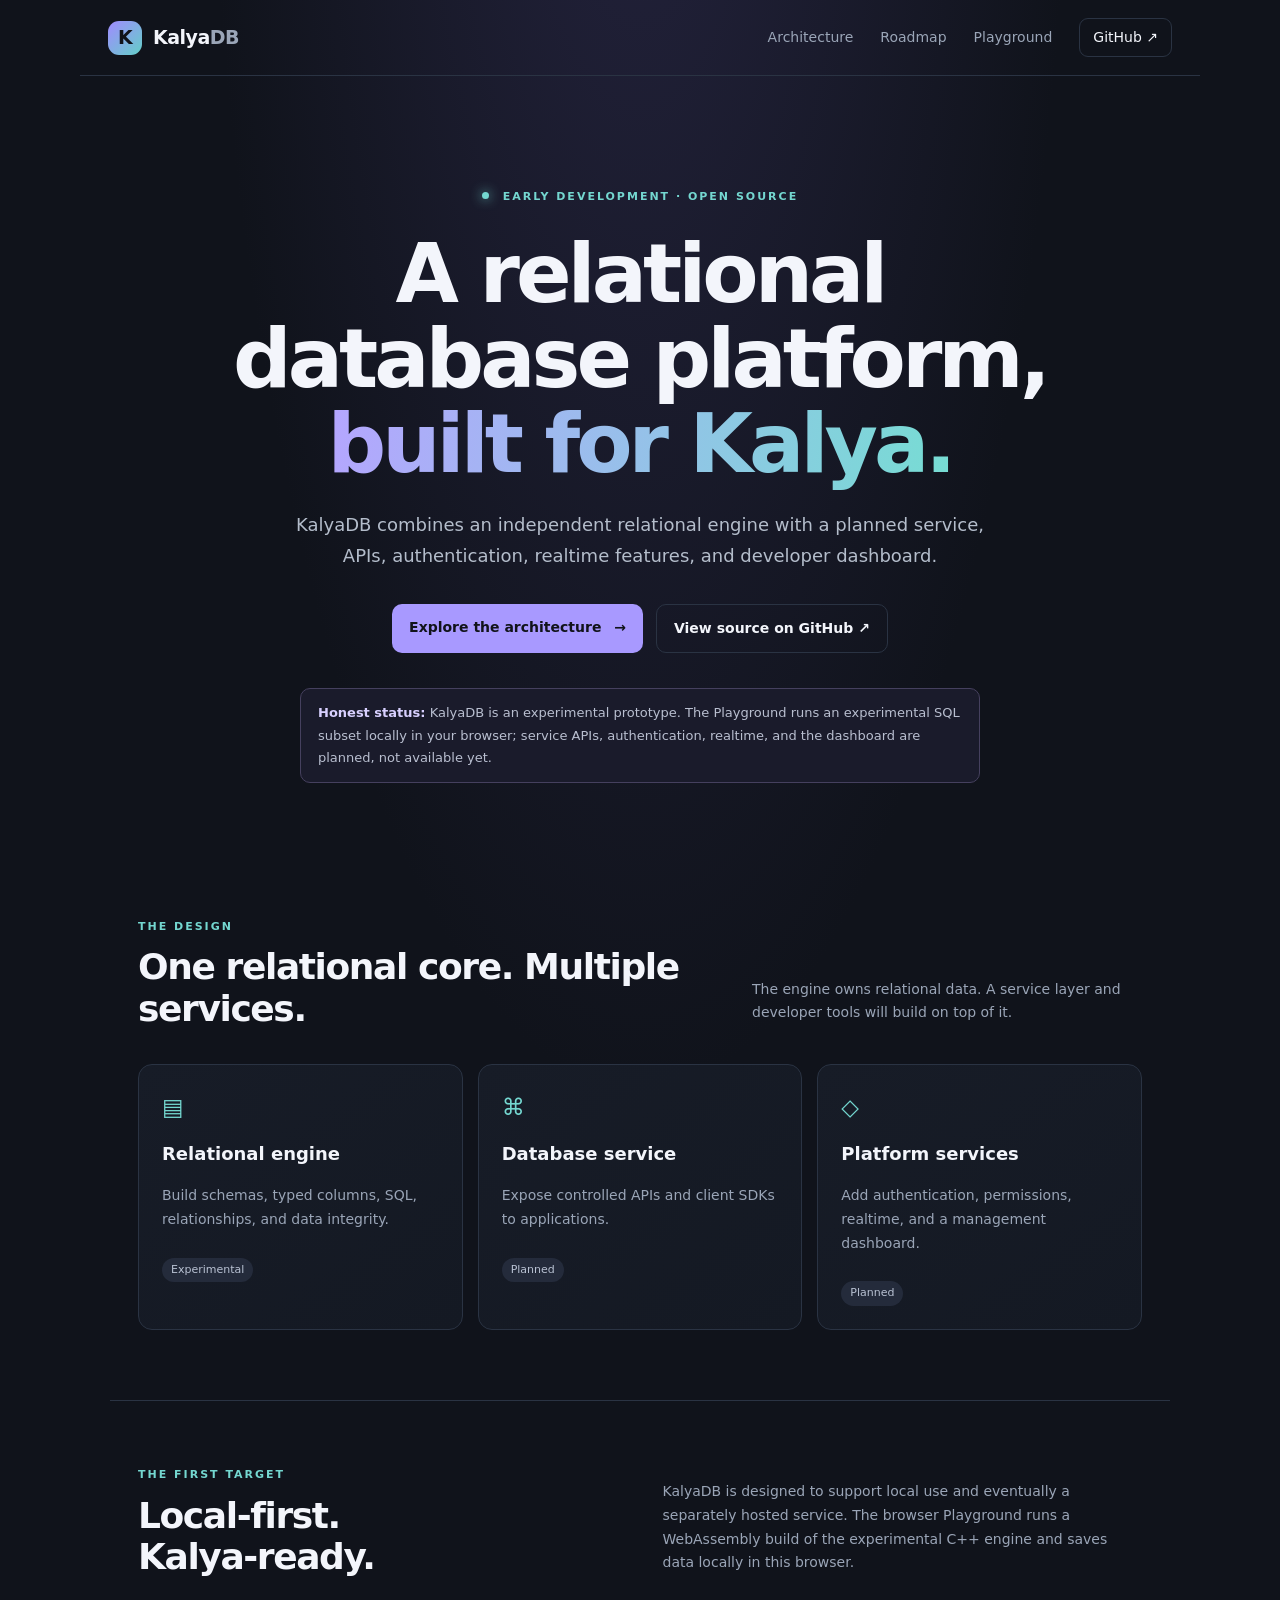
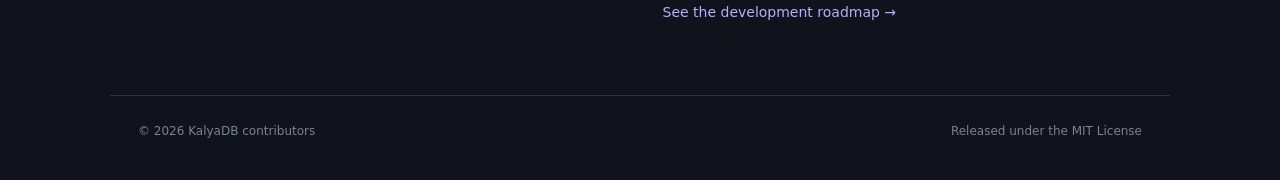
<file: docs/index.html>
<!doctype html>
<html lang="en">
<head>
  <meta charset="utf-8">
  <meta name="viewport" content="width=device-width, initial-scale=1">
  <meta name="description" content="KalyaDB is an experimental relational database platform for the Kalya ecosystem.">
  <meta name="theme-color" content="#10131b">
  <title>KalyaDB — A relational database platform for Kalya</title>
  <link rel="stylesheet" href="assets/style.css">
</head>
<body>
  <header class="topbar">
    <a class="brand" href="index.html"><span class="brand-mark">K</span><span>Kalya<span class="muted">DB</span></span></a>
    <nav aria-label="Main navigation">
      <a href="architecture.html">Architecture</a>
      <a href="roadmap.html">Roadmap</a>
      <a href="playground.html">Playground</a>
      <a class="github-link" href="https://github.com/Kalya-org/KalyaDB" target="_blank" rel="noreferrer">GitHub ↗</a>
    </nav>
  </header>
  <main>
    <section class="hero">
      <div class="eyebrow"><span class="pulse"></span> EARLY DEVELOPMENT · OPEN SOURCE</div>
      <h1>A relational database platform,<br><span class="gradient">built for Kalya.</span></h1>
      <p class="lead">KalyaDB combines an independent relational engine with a planned service, APIs, authentication, realtime features, and developer dashboard.</p>
      <div class="actions">
        <a class="button primary" href="architecture.html">Explore the architecture <span>→</span></a>
        <a class="button secondary" href="https://github.com/Kalya-org/KalyaDB" target="_blank" rel="noreferrer">View source on GitHub ↗</a>
      </div>
      <div class="status-note"><strong>Honest status:</strong> KalyaDB is an experimental prototype. The Playground runs an experimental SQL subset locally in your browser; service APIs, authentication, realtime, and the dashboard are planned, not available yet.</div>
    </section>
    <section class="section">
      <div class="section-heading"><div><div class="eyebrow">THE DESIGN</div><h2>One relational core. Multiple services.</h2></div><p>The engine owns relational data. A service layer and developer tools will build on top of it.</p></div>
      <div class="cards">
        <article class="card"><div class="card-icon">▤</div><h3>Relational engine</h3><p>Build schemas, typed columns, SQL, relationships, and data integrity.</p><span class="tag">Experimental</span></article>
        <article class="card"><div class="card-icon">⌘</div><h3>Database service</h3><p>Expose controlled APIs and client SDKs to applications.</p><span class="tag">Planned</span></article>
        <article class="card"><div class="card-icon">◇</div><h3>Platform services</h3><p>Add authentication, permissions, realtime, and a management dashboard.</p><span class="tag">Planned</span></article>
      </div>
    </section>
    <section class="section split">
      <div><div class="eyebrow">THE FIRST TARGET</div><h2>Local-first.<br>Kalya-ready.</h2></div>
      <div><p>KalyaDB is designed to support local use and eventually a separately hosted service. The browser Playground runs a WebAssembly build of the experimental C++ engine and saves data locally in this browser.</p><a class="text-link" href="roadmap.html">See the development roadmap →</a></div>
    </section>
  </main>
  <footer><span>© 2026 KalyaDB contributors</span><span>Released under the MIT License</span></footer>
</body>
</html>
</file>
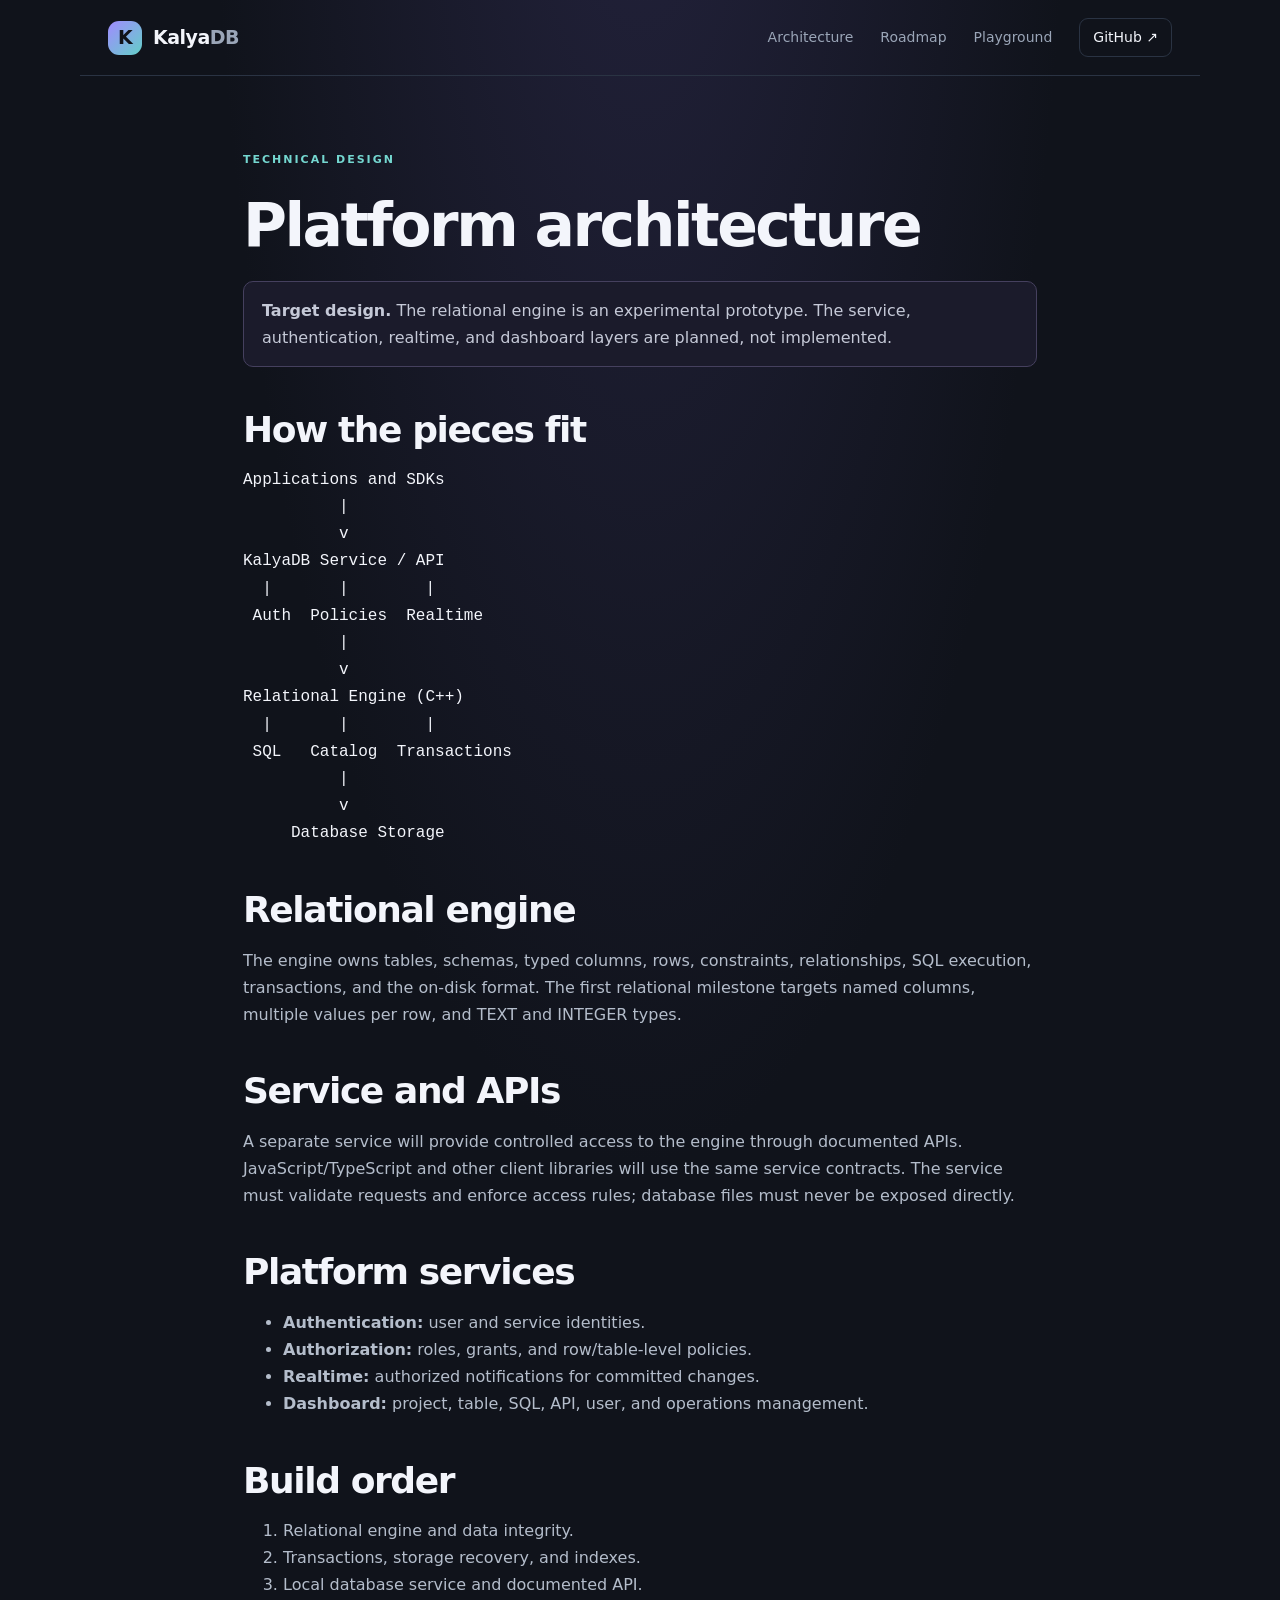
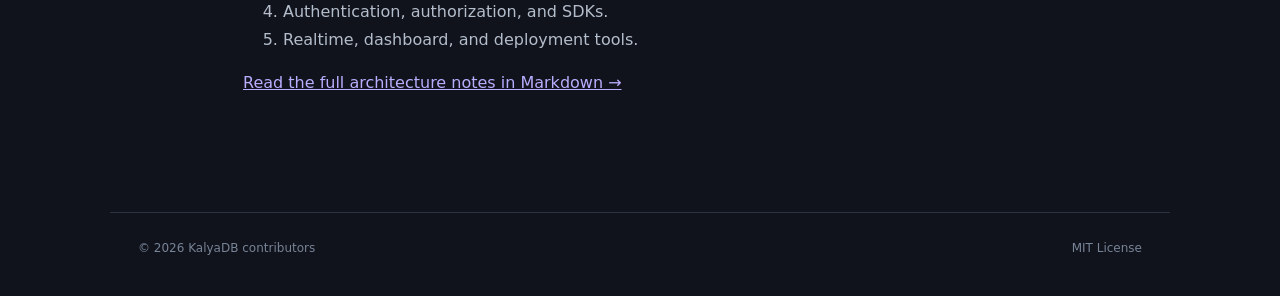
<file: docs/architecture.html>
<!doctype html>
<html lang="en">
<head>
  <meta charset="utf-8">
  <meta name="viewport" content="width=device-width,initial-scale=1">
  <title>Architecture — KalyaDB</title>
  <link rel="stylesheet" href="assets/style.css">
</head>
<body>
  <header class="topbar">
    <a class="brand" href="index.html"><span class="brand-mark">K</span><span>Kalya<span class="muted">DB</span></span></a>
    <nav><a href="architecture.html">Architecture</a><a href="roadmap.html">Roadmap</a><a href="playground.html">Playground</a><a class="github-link" href="https://github.com/Kalya-org/KalyaDB">GitHub ↗</a></nav>
  </header>
  <main class="content">
    <div class="eyebrow">TECHNICAL DESIGN</div>
    <h1>Platform architecture</h1>
    <div class="callout"><strong>Target design.</strong> The relational engine is an experimental prototype. The service, authentication, realtime, and dashboard layers are planned, not implemented.</div>
    <h2>How the pieces fit</h2>
    <pre class="architecture-diagram">Applications and SDKs
          |
          v
KalyaDB Service / API
  |       |        |
 Auth  Policies  Realtime
          |
          v
Relational Engine (C++)
  |       |        |
 SQL   Catalog  Transactions
          |
          v
     Database Storage</pre>
    <h2>Relational engine</h2>
    <p>The engine owns tables, schemas, typed columns, rows, constraints, relationships, SQL execution, transactions, and the on-disk format. The first relational milestone targets named columns, multiple values per row, and TEXT and INTEGER types.</p>
    <h2>Service and APIs</h2>
    <p>A separate service will provide controlled access to the engine through documented APIs. JavaScript/TypeScript and other client libraries will use the same service contracts. The service must validate requests and enforce access rules; database files must never be exposed directly.</p>
    <h2>Platform services</h2>
    <ul>
      <li><strong>Authentication:</strong> user and service identities.</li>
      <li><strong>Authorization:</strong> roles, grants, and row/table-level policies.</li>
      <li><strong>Realtime:</strong> authorized notifications for committed changes.</li>
      <li><strong>Dashboard:</strong> project, table, SQL, API, user, and operations management.</li>
    </ul>
    <h2>Build order</h2>
    <ol>
      <li>Relational engine and data integrity.</li>
      <li>Transactions, storage recovery, and indexes.</li>
      <li>Local database service and documented API.</li>
      <li>Authentication, authorization, and SDKs.</li>
      <li>Realtime, dashboard, and deployment tools.</li>
    </ol>
    <p><a href="architecture.md">Read the full architecture notes in Markdown →</a></p>
  </main>
  <footer><span>© 2026 KalyaDB contributors</span><span>MIT License</span></footer>
</body>
</html>
</file>
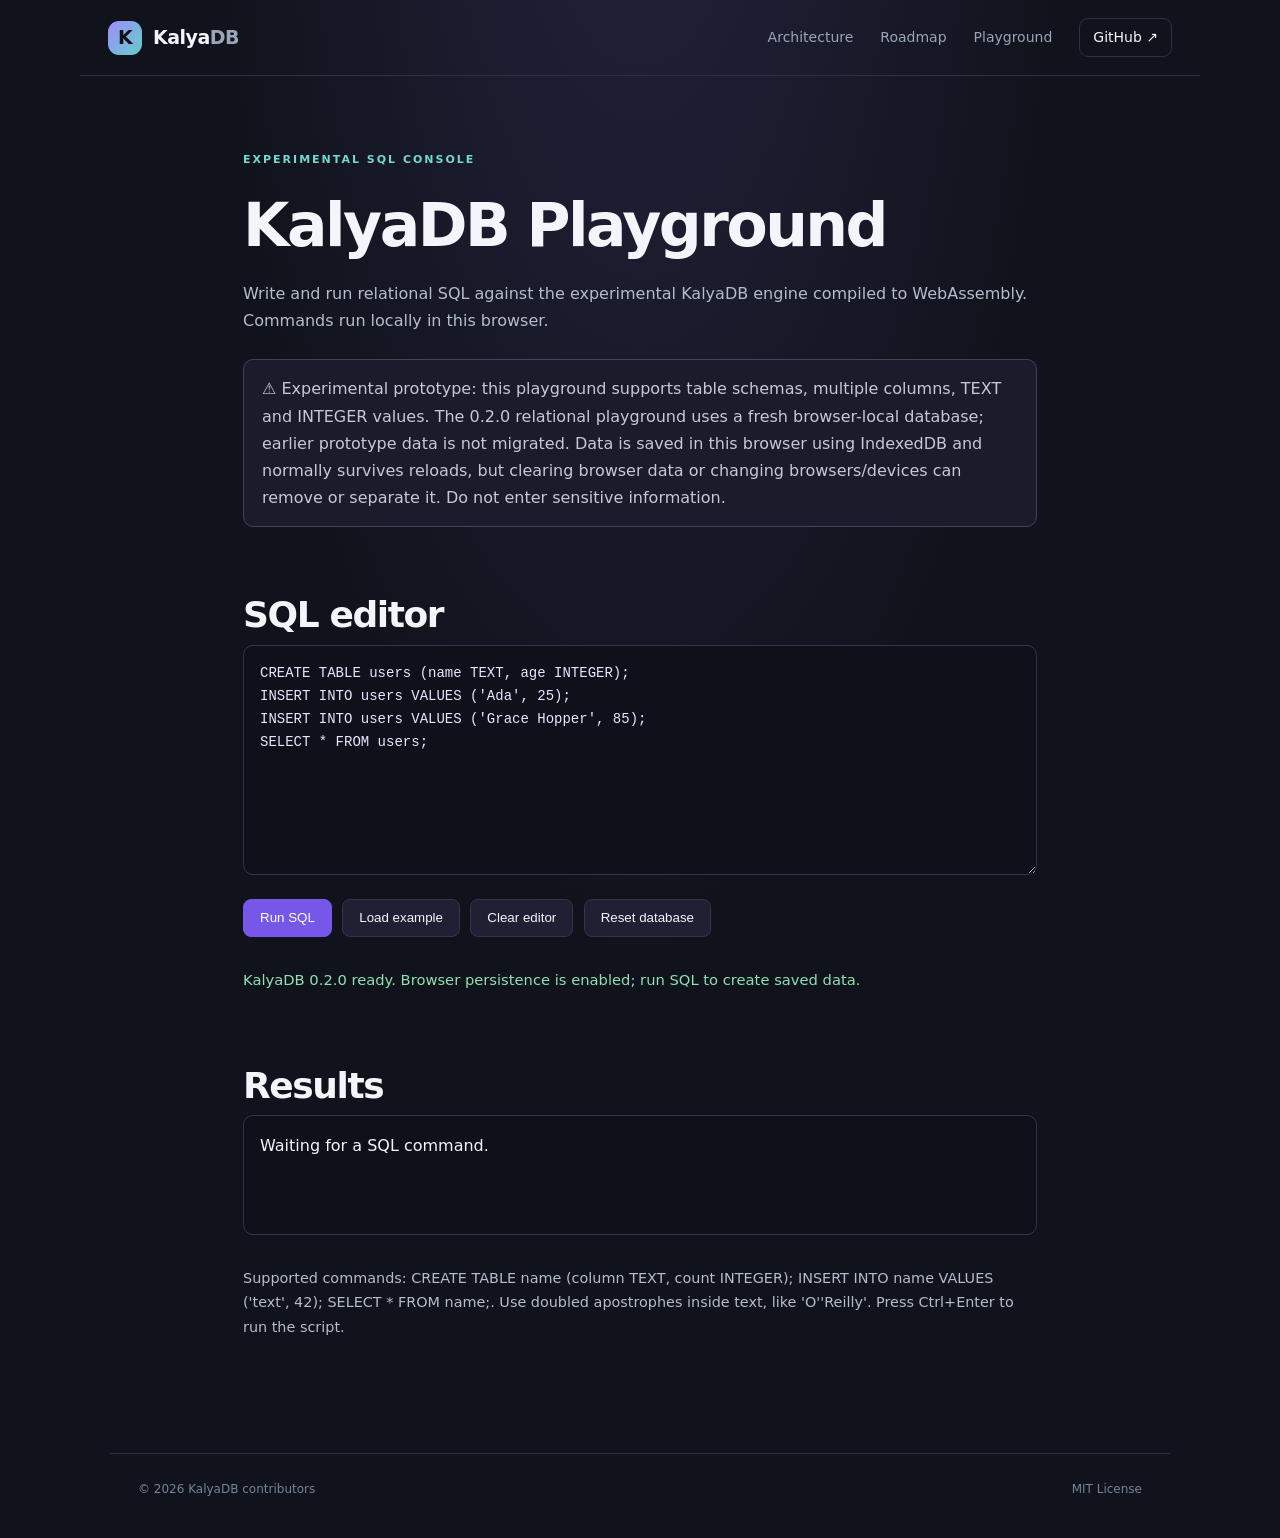
<file: docs/playground.html>
<!doctype html>
<html lang="en">
<head>
  <meta charset="utf-8">
  <meta name="viewport" content="width=device-width,initial-scale=1">
  <meta name="description" content="Try experimental KalyaDB SQL commands directly in your browser.">
  <title>Playground — KalyaDB</title>
  <link rel="stylesheet" href="assets/style.css">
  <style>
    .sql-console{display:grid;gap:1rem;margin-top:1.5rem}
    .sql-toolbar{display:flex;flex-wrap:wrap;gap:.65rem;align-items:center}
    .sql-toolbar button{border:1px solid var(--border,#34344a);border-radius:8px;padding:.65rem 1rem;background:#202034;color:inherit;cursor:pointer}
    .sql-toolbar button.primary{background:#7657e8;border-color:#7657e8;color:white}
    .sql-editor{width:100%;min-height:230px;resize:vertical;padding:1rem;border:1px solid var(--border,#34344a);border-radius:10px;background:#10101b;color:#e9e7ff;font:14px/1.65 ui-monospace,SFMono-Regular,Consolas,monospace;tab-size:2}
    .sql-output{min-height:120px;padding:1rem;border:1px solid var(--border,#34344a);border-radius:10px;background:#10101b;overflow:auto}
    .sql-output table{width:100%;border-collapse:collapse}
    .sql-output th,.sql-output td{text-align:left;padding:.55rem .75rem;border-bottom:1px solid #34344a}
    .sql-output th{color:#bcb1ff}
    .sql-status{color:#b7b4c9;font-size:.92rem}
    .sql-status.error{color:#ff9c9c}
    .sql-status.success{color:#8fe0b3}
    .sql-note{font-size:.9rem;color:#b7b4c9}
    .sql-section-title{margin:0 0 .55rem}
    .sql-toolbar button:disabled{opacity:.55;cursor:wait}
  </style>
</head>
<body>
  <header class="topbar">
    <a class="brand" href="index.html"><span class="brand-mark">K</span><span>Kalya<span class="muted">DB</span></span></a>
    <nav><a href="architecture.html">Architecture</a><a href="roadmap.html">Roadmap</a><a href="playground.html">Playground</a><a class="github-link" href="https://github.com/Kalya-org/KalyaDB">GitHub ↗</a></nav>
  </header>
  <main class="content">
    <div class="eyebrow">EXPERIMENTAL SQL CONSOLE</div>
    <h1>KalyaDB Playground</h1>
    <p>Write and run relational SQL against the experimental KalyaDB engine compiled to WebAssembly. Commands run locally in this browser.</p>
    <div class="callout">⚠ Experimental prototype: this playground supports table schemas, multiple columns, TEXT and INTEGER values. The 0.2.0 relational playground uses a fresh browser-local database; earlier prototype data is not migrated. Data is saved in this browser using IndexedDB and normally survives reloads, but clearing browser data or changing browsers/devices can remove or separate it. Do not enter sensitive information.</div>

    <section class="sql-console" aria-label="SQL console">
      <div>
        <h2 class="sql-section-title">SQL editor</h2>
        <textarea id="query" class="sql-editor" spellcheck="false" aria-label="SQL query editor">CREATE TABLE users (name TEXT, age INTEGER);
INSERT INTO users VALUES ('Ada', 25);
INSERT INTO users VALUES ('Grace Hopper', 85);
SELECT * FROM users;</textarea>
      </div>
      <div class="sql-toolbar">
        <button id="run" class="primary" type="button" disabled>Loading engine…</button>
        <button id="example" type="button">Load example</button>
        <button id="clear" type="button">Clear editor</button>
        <button id="reset" type="button">Reset database</button>
      </div>
      <p id="status" class="sql-status" role="status" aria-live="polite">Loading KalyaDB WebAssembly engine…</p>
      <div>
        <h2 class="sql-section-title">Results</h2>
        <div id="output" class="sql-output" aria-live="polite">Waiting for a SQL command.</div>
      </div>
      <p class="sql-note">Supported commands: CREATE TABLE name (column TEXT, count INTEGER); INSERT INTO name VALUES ('text', 42); SELECT * FROM name;. Use doubled apostrophes inside text, like 'O''Reilly'. Press Ctrl+Enter to run the script.</p>
    </section>
  </main>
  <footer><span>© 2026 KalyaDB contributors</span><span>MIT License</span></footer>
  <script type="module" src="assets/playground.js"></script>
</body>
</html>
</file>
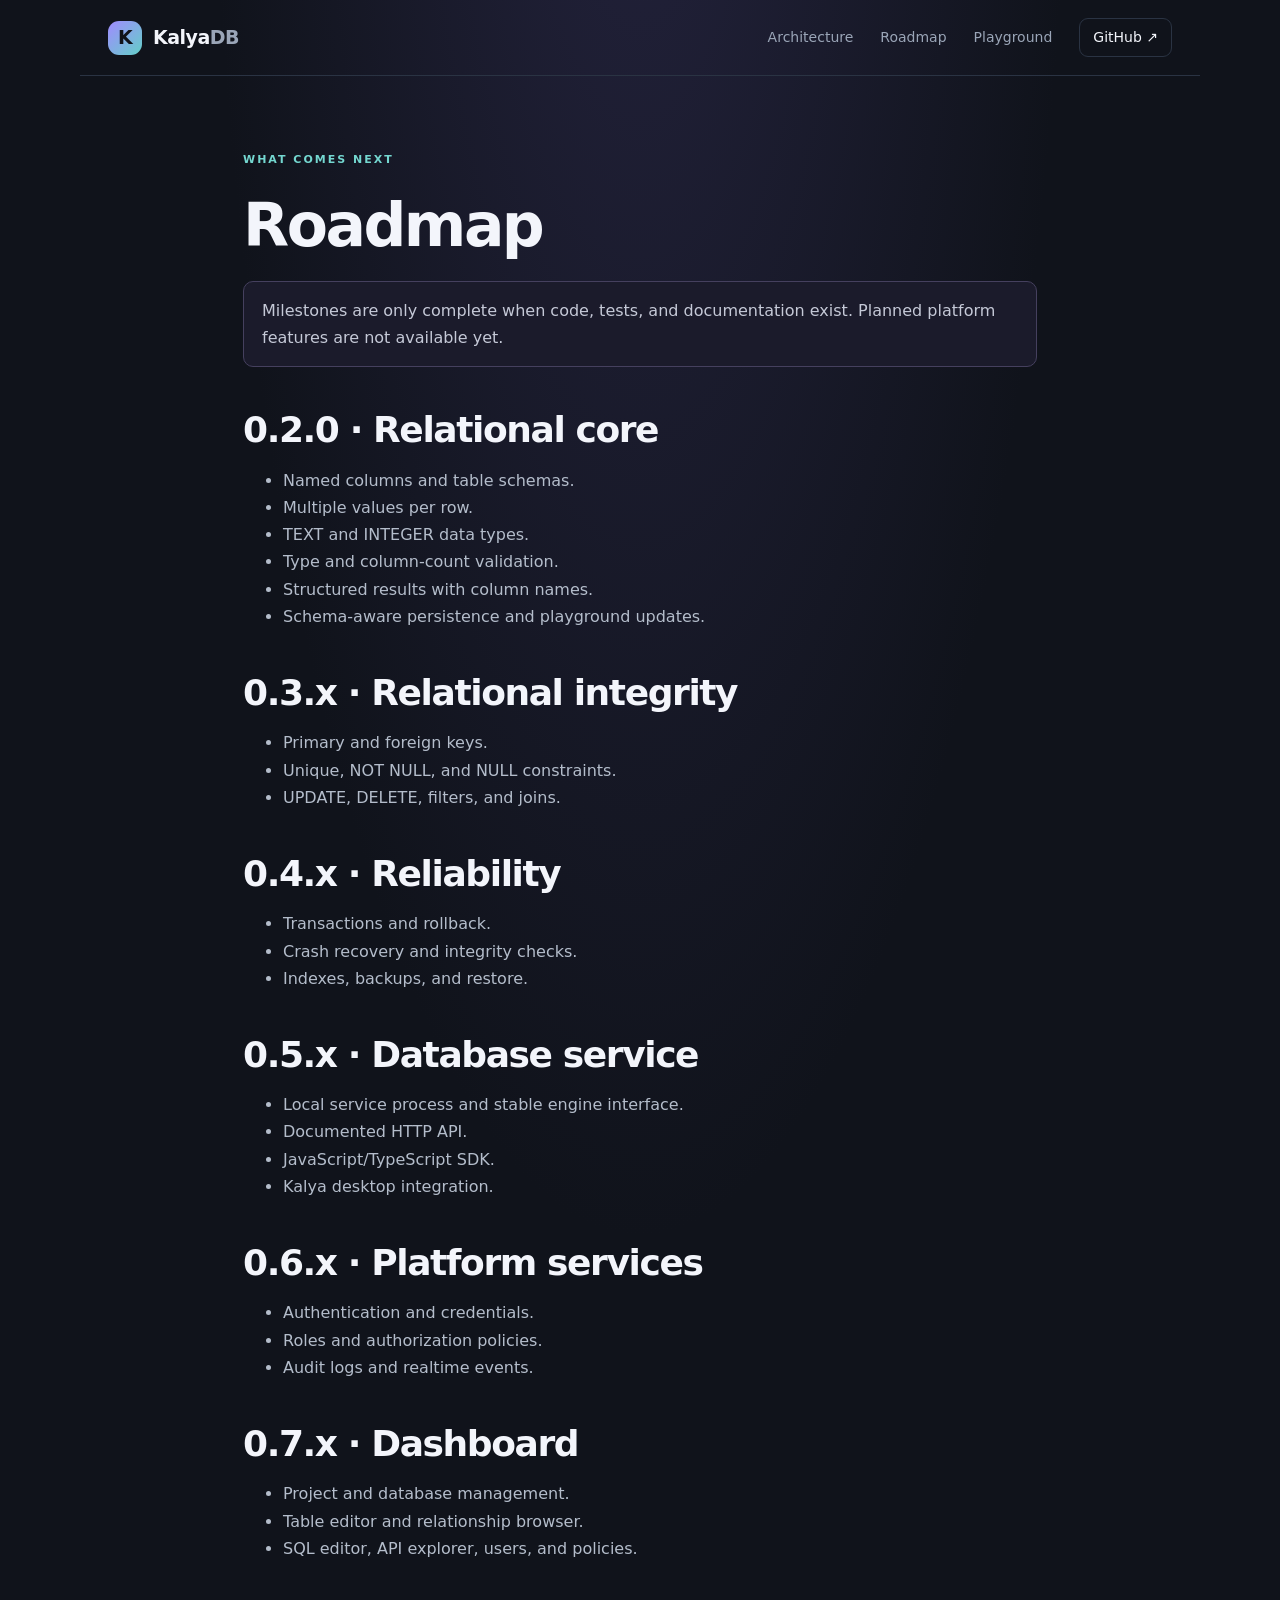
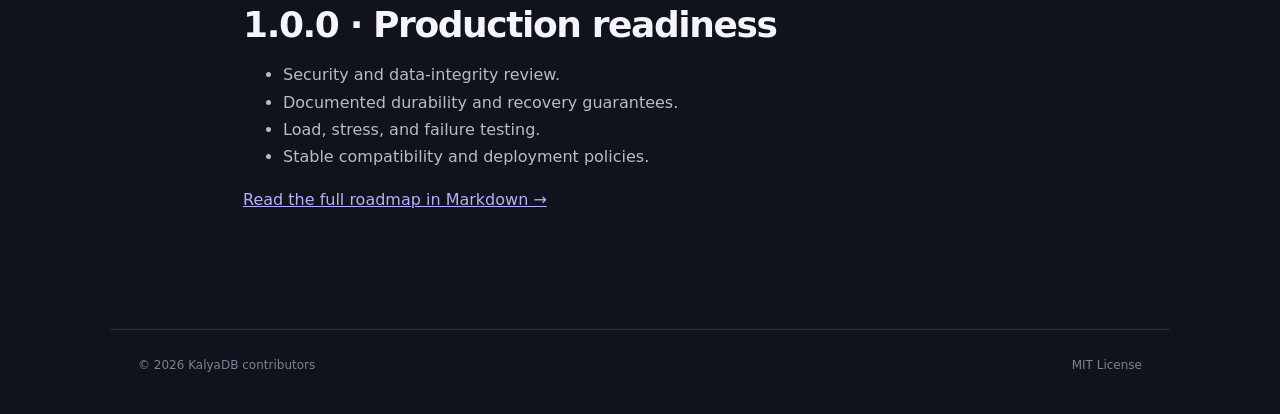
<file: docs/roadmap.html>
<!doctype html>
<html lang="en">
<head>
  <meta charset="utf-8">
  <meta name="viewport" content="width=device-width,initial-scale=1">
  <title>Roadmap — KalyaDB</title>
  <link rel="stylesheet" href="assets/style.css">
</head>
<body>
  <header class="topbar">
    <a class="brand" href="index.html"><span class="brand-mark">K</span><span>Kalya<span class="muted">DB</span></span></a>
    <nav><a href="architecture.html">Architecture</a><a href="roadmap.html">Roadmap</a><a href="playground.html">Playground</a><a class="github-link" href="https://github.com/Kalya-org/KalyaDB">GitHub ↗</a></nav>
  </header>
  <main class="content">
    <div class="eyebrow">WHAT COMES NEXT</div>
    <h1>Roadmap</h1>
    <div class="callout">Milestones are only complete when code, tests, and documentation exist. Planned platform features are not available yet.</div>
    <h2>0.2.0 · Relational core</h2>
    <ul>
      <li>Named columns and table schemas.</li>
      <li>Multiple values per row.</li>
      <li>TEXT and INTEGER data types.</li>
      <li>Type and column-count validation.</li>
      <li>Structured results with column names.</li>
      <li>Schema-aware persistence and playground updates.</li>
    </ul>
    <h2>0.3.x · Relational integrity</h2>
    <ul><li>Primary and foreign keys.</li><li>Unique, NOT NULL, and NULL constraints.</li><li>UPDATE, DELETE, filters, and joins.</li></ul>
    <h2>0.4.x · Reliability</h2>
    <ul><li>Transactions and rollback.</li><li>Crash recovery and integrity checks.</li><li>Indexes, backups, and restore.</li></ul>
    <h2>0.5.x · Database service</h2>
    <ul><li>Local service process and stable engine interface.</li><li>Documented HTTP API.</li><li>JavaScript/TypeScript SDK.</li><li>Kalya desktop integration.</li></ul>
    <h2>0.6.x · Platform services</h2>
    <ul><li>Authentication and credentials.</li><li>Roles and authorization policies.</li><li>Audit logs and realtime events.</li></ul>
    <h2>0.7.x · Dashboard</h2>
    <ul><li>Project and database management.</li><li>Table editor and relationship browser.</li><li>SQL editor, API explorer, users, and policies.</li></ul>
    <h2>1.0.0 · Production readiness</h2>
    <ul><li>Security and data-integrity review.</li><li>Documented durability and recovery guarantees.</li><li>Load, stress, and failure testing.</li><li>Stable compatibility and deployment policies.</li></ul>
    <p><a href="roadmap.md">Read the full roadmap in Markdown →</a></p>
  </main>
  <footer><span>© 2026 KalyaDB contributors</span><span>MIT License</span></footer>
</body>
</html>
</file>
<file: docs/assets/style.css>
:root{color-scheme:dark;--bg:#10131b;--panel:#171c27;--panel2:#1d2431;--text:#f3f5fb;--muted:#9aa5b7;--line:#2a3343;--accent:#9b8cff;--cyan:#74d7d0}*{box-sizing:border-box}html{scroll-behavior:smooth}body{margin:0;background:radial-gradient(ellipse at 50% -20%,#24233e 0,transparent 48%),var(--bg);color:var(--text);font:16px/1.7 Inter,ui-sans-serif,system-ui,-apple-system,"Segoe UI",sans-serif}.topbar{height:76px;max-width:1120px;margin:auto;padding:0 28px;display:flex;align-items:center;justify-content:space-between;border-bottom:1px solid var(--line)}.brand{display:flex;align-items:center;gap:11px;color:var(--text);font-weight:750;font-size:19px;text-decoration:none;letter-spacing:-.5px}.brand-mark{display:grid;place-items:center;width:34px;height:34px;border-radius:11px;background:linear-gradient(135deg,#a18bff,#63cfc8);color:#11131a;font-weight:900}.muted{color:var(--muted)}nav{display:flex;align-items:center;gap:27px}nav a,.text-link{font-size:14px;color:var(--muted);text-decoration:none}nav a:hover,.text-link:hover{color:var(--text)}nav .github-link{color:var(--text);border:1px solid var(--line);padding:7px 13px;border-radius:9px}.hero{max-width:930px;margin:0 auto;padding:112px 28px 90px;text-align:center}.eyebrow{font-size:11px;letter-spacing:2px;font-weight:750;color:var(--cyan)}.pulse{display:inline-block;width:7px;height:7px;margin:0 8px 1px 0;border-radius:50%;background:var(--cyan);box-shadow:0 0 12px var(--cyan)}h1{font-size:clamp(48px,8vw,82px);line-height:1.04;letter-spacing:-4px;margin:24px 0}.gradient{background:linear-gradient(100deg,#b5a5ff,#76ddd3);background-clip:text;color:transparent}.lead{max-width:690px;margin:0 auto;color:#b4bdcb;font-size:18px}.actions{display:flex;justify-content:center;gap:13px;flex-wrap:wrap;margin:32px 0}.button{padding:12px 17px;border-radius:10px;text-decoration:none;font-size:14px;font-weight:700}.primary{background:#a899ff;color:#11131a}.primary span{margin-left:8px}.secondary{border:1px solid var(--line);color:var(--text)}.status-note{max-width:680px;margin:35px auto 0;padding:13px 17px;border:1px solid #45405e;background:#1a1b2b;border-radius:10px;color:#b9bfd0;font-size:13px;text-align:left}.status-note strong{color:#d8d0ff}.section{max-width:1060px;margin:auto;padding:45px 28px 70px}.section-heading{display:flex;justify-content:space-between;align-items:end;gap:30px;margin-bottom:25px}.section-heading p{max-width:390px;color:var(--muted);font-size:14px}h2{font-size:36px;line-height:1.15;letter-spacing:-1.4px;margin:10px 0}h3{margin:12px 0 5px;font-size:18px}.cards{display:grid;grid-template-columns:repeat(3,1fr);gap:15px}.card{padding:23px;border:1px solid var(--line);background:linear-gradient(145deg,var(--panel),#141923);border-radius:14px}.card p,.split p{color:var(--muted);font-size:14px}.card-icon{font-size:23px;color:var(--cyan)}.tag{display:inline-block;margin-top:12px;padding:3px 9px;border-radius:20px;background:#242b3b;color:#b9c2d3;font-size:11px}.split{display:grid;grid-template-columns:1fr 1fr;gap:45px;border-top:1px solid var(--line);padding-top:65px}.text-link{display:inline-block;margin-top:12px;color:#b9adff}footer{max-width:1060px;margin:auto;padding:25px 28px 38px;border-top:1px solid var(--line);display:flex;justify-content:space-between;color:#778397;font-size:12px}.content{max-width:850px;margin:0 auto;padding:75px 28px 100px}.content h1{font-size:clamp(40px,7vw,60px);letter-spacing:-2.5px}.content h2{margin-top:42px}.content p,.content li{color:#b4bdcb}.content a{color:#b9adff}.content code{background:#202737;padding:2px 6px;border-radius:5px}.callout{padding:15px 18px;background:#1b1b2b;border:1px solid #45405e;border-radius:10px;color:#c5c9d7;margin:25px 0}.codebox{padding:20px;background:#0b0e14;border:1px solid var(--line);border-radius:12px;overflow:auto;color:#c9d1e0;font:13px/1.8 ui-monospace,monospace}.playground textarea{width:100%;min-height:170px;padding:16px;background:#0b0e14;color:#dce4f2;border:1px solid var(--line);border-radius:10px;font:14px/1.7 ui-monospace,monospace;resize:vertical}.playground button{margin-top:12px;padding:10px 15px;background:#a899ff;color:#11131a;border:0;border-radius:8px;font-weight:700;cursor:pointer}.playground output{display:block;margin-top:15px;color:var(--muted);font-size:13px}@media(max-width:700px){.topbar{height:auto;min-height:70px;align-items:flex-start;padding-top:17px;padding-bottom:15px;gap:14px;flex-direction:column}nav{gap:15px;flex-wrap:wrap}.hero{padding-top:75px}h1{letter-spacing:-2px}.section-heading,.split{display:block}.cards{grid-template-columns:1fr}.section-heading p{margin-top:15px}footer{gap:10px;flex-direction:column}}
</file>
